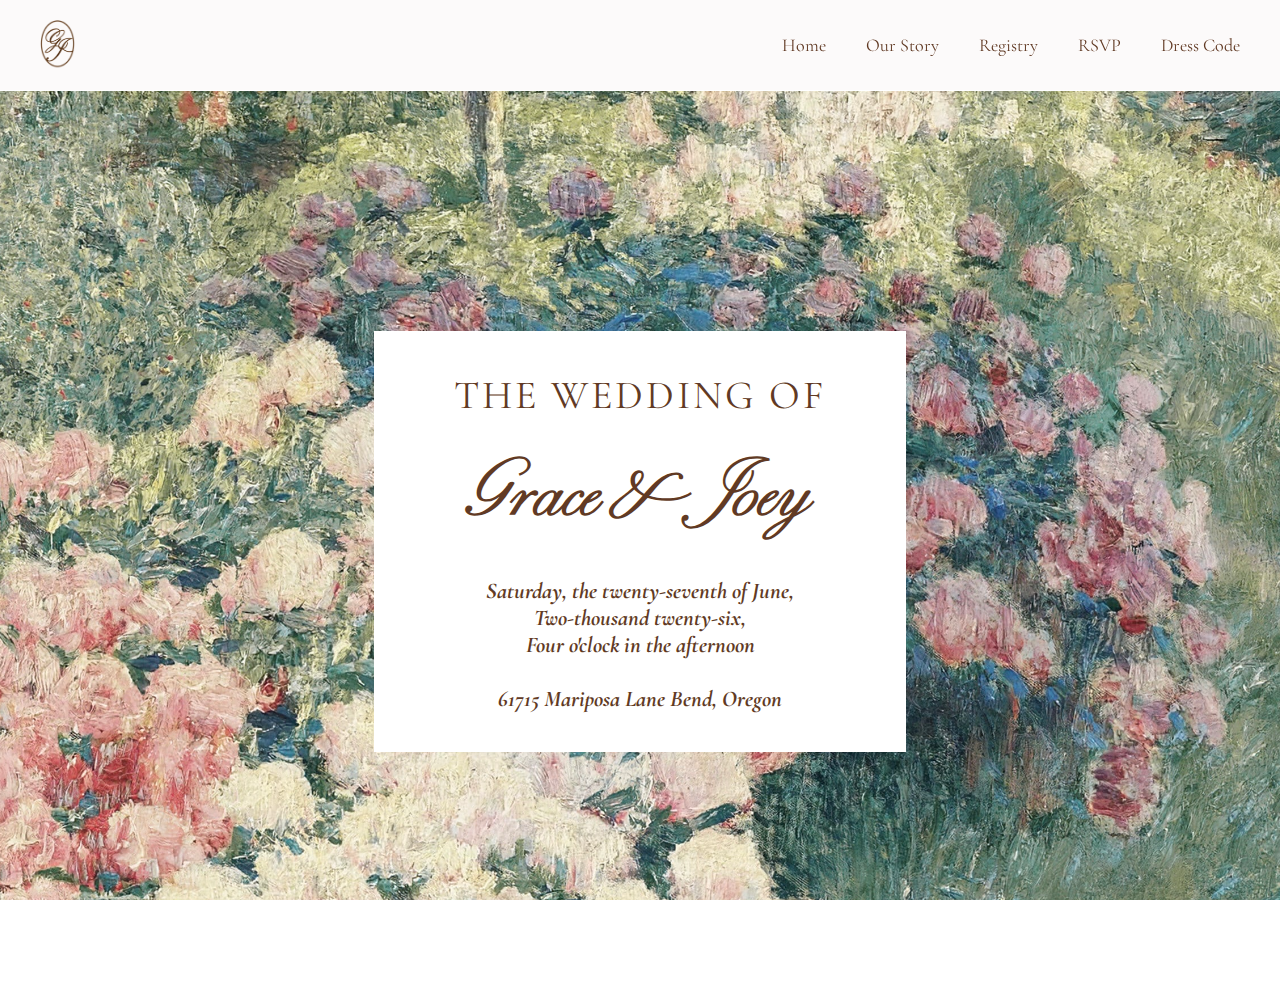
<file: index.html>
<!DOCTYPE html>
<html lang="en">
<head>
    <meta charset="UTF-8">
    <meta name="viewport" content="width=device-width, initial-scale=1.0" />
    <title>Grace & Joey's Wedding</title>
    <link rel="stylesheet" href="styles/styles.css">
    <link rel="preconnect" href="https://fonts.googleapis.com">
<link rel="preconnect" href="https://fonts.gstatic.com" crossorigin>
<link href="https://fonts.googleapis.com/css2?family=Cormorant+Garamond:ital,wght@0,300..700;1,300..700&display=swap" rel="stylesheet">
</head>

<body>
    <nav>
        <div class="logo">
          <a href="index.html"><img src="images/logo.png" alt="Logo"></a>
        </div>
      
        <div class="hamburger" id="hamburger">
          &#9776;
        </div>
      
        <div class="nav-links" id="nav-links">
          <a href="index.html">Home</a>
          <a href="ourstory.html">Our Story</a>
          <a href="registry.html">Registry</a>
          <a href="rsvp.html">RSVP</a>
          <a href="dresscode.html">Dress Code</a>
        </div>
      </nav>
      
      <script>
        document.getElementById("hamburger").addEventListener("click", function() {
          document.getElementById("nav-links").classList.toggle("active");
        });
      </script>
      

    <header class="hero">
        <div class="hero-text-box">
            <div class="wedding">
                <h1>THE WEDDING OF</h1> 
            </div>
            <div class="herohome">
                <h2>Grace & Joey </h2>
            </div>

            <div class="herodate">
                <h2>Saturday, the twenty-seventh of June,<br>
                    Two-thousand twenty-six, <br>
                    Four o'clock in the afternoon<br>
                    <br>
                    61715 Mariposa Lane
                    Bend, Oregon
                </h2>

        </div>
    </header>

   
    
</body>



</html>
</file>
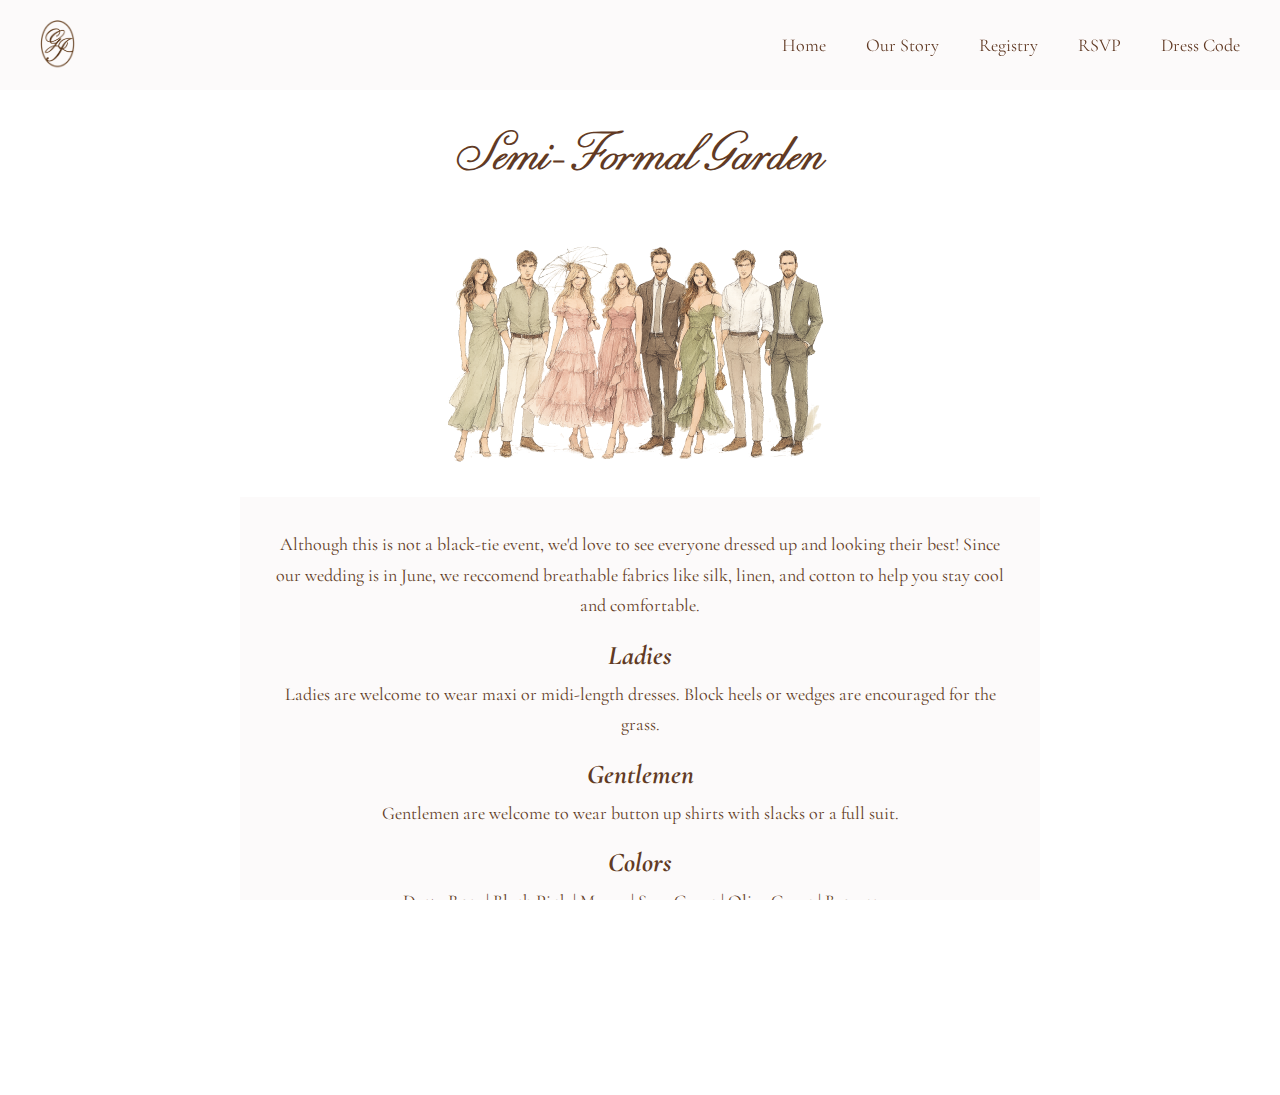
<file: dresscode.html>
<!DOCTYPE html>
<html lang="en">
<head>
    <meta charset="UTF-8">
    <meta name="viewport" content="width=device-width, initial-scale=1.0" />
    <title>Grace & Joey's Wedding</title>
    <link rel="stylesheet" href="styles/styles.css">
    <link rel="preconnect" href="https://fonts.googleapis.com">
<link rel="preconnect" href="https://fonts.gstatic.com" crossorigin>
<link href="https://fonts.googleapis.com/css2?family=Cormorant+Garamond:ital,wght@0,300..700;1,300..700&display=swap" rel="stylesheet">
</head>

<body>

    <nav>
        <div class="logo">
          <a href="index.html"><img src="images/logo.png" alt="Logo"></a>
        </div>
      
        <div class="hamburger" id="hamburger">
          &#9776;
        </div>
      
        <div class="nav-links" id="nav-links">
          <a href="index.html">Home</a>
          <a href="ourstory.html">Our Story</a>
          <a href="registry.html">Registry</a>
          <a href="rsvp.html">RSVP</a>
          <a href="dresscode.html">Dress Code</a>
        </div>
      </nav>
      
      <script>
        document.getElementById("hamburger").addEventListener("click", function() {
          document.getElementById("nav-links").classList.toggle("active");
        });
      </script>

    <div class="dresstitle">
        <h1>Semi-Formal Garden</h1>
    </div>

    <div class="dresscodeimg">
        <img src="images/dresscode.PNG">
    </div>
    
    
    <div class="dresssection">
        <div class="textdress">
        <div class="how">
            <p>Although this is not a black-tie event, we'd love to see everyone dressed up and looking their best! Since our wedding is in June, we reccomend breathable fabrics like silk, linen, and cotton to help you stay cool and comfortable.</p>
            <div class="ladies">
                <h2>Ladies</h2>
                <p>Ladies are welcome to wear maxi or midi-length dresses. Block heels or wedges are encouraged for the grass.</p>
                <div class="Gentleman">
                    <h2>Gentlemen</h2>
                    <p>Gentlemen are welcome to wear button up shirts with slacks or a full suit.</p>
                </div>
                <div class="colors">
                    <h2>Colors</h2>
                    <p>Dusty Rose | Blush Pink | Mauve | Sage Green | Olive Green | Browns <br>
                    </p>
                    <p>To help keep a cohesive and beautiful look for our celebration we kindly ask that guests try to stay within our color scheme of varying shades of dusty rose, blush pink, sage green, olive green and other shades of earthy browns. Floral designs are also encouraged. Think of colors that would be in a garden!  Thank you!</p>
    
                </div>
            </div>
        </div>
    </div>
    
</body>





</div>

</html>
</file>
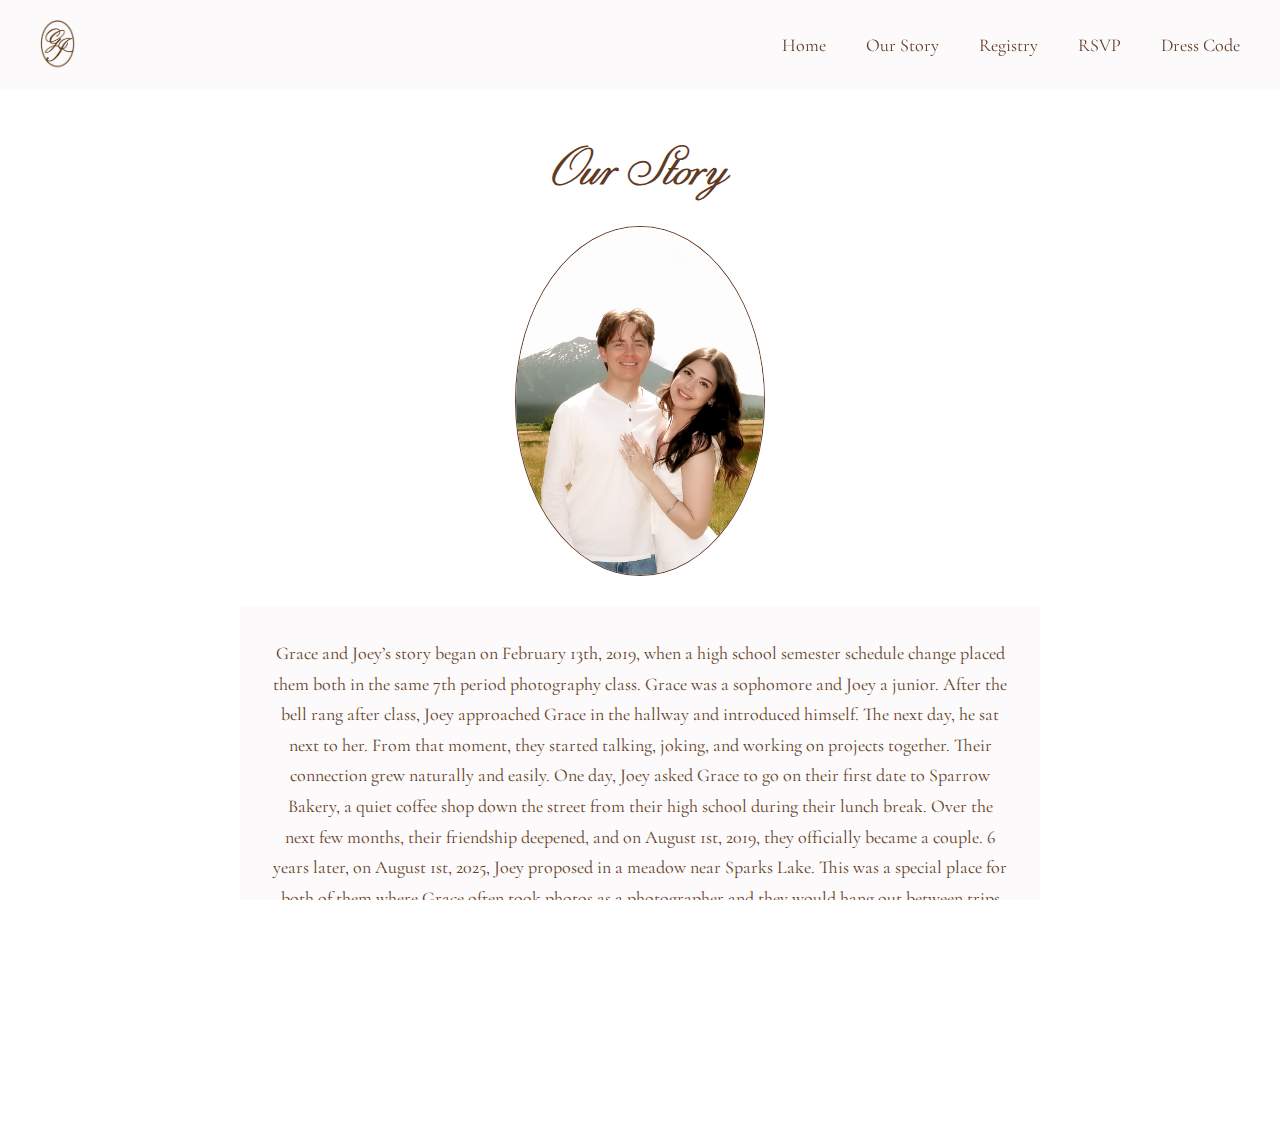
<file: ourstory.html>
<!DOCTYPE html>
<html lang="en">
<head>
    <meta charset="UTF-8">
    <meta name="viewport" content="width=device-width, initial-scale=1.0" />
    <title>Our Story</title>
    <link rel="stylesheet" href="styles/styles.css">
    <link rel="preconnect" href="https://fonts.googleapis.com">
<link rel="preconnect" href="https://fonts.gstatic.com" crossorigin>
<link href="https://fonts.googleapis.com/css2?family=Cormorant+Garamond:ital,wght@0,300..700;1,300..700&display=swap" rel="stylesheet">
</head>

<body>
    <nav>
        <div class="logo">
          <a href="index.html"><img src="images/logo.png" alt="Logo"></a>
        </div>
      
        <div class="hamburger" id="hamburger">
          &#9776;
        </div>
      
        <div class="nav-links" id="nav-links">
          <a href="index.html">Home</a>
          <a href="ourstory.html">Our Story</a>
          <a href="registry.html">Registry</a>
          <a href="rsvp.html">RSVP</a>
          <a href="dresscode.html">Dress Code</a>
        </div>
      </nav>
      
      <script>
        document.getElementById("hamburger").addEventListener("click", function() {
          document.getElementById("nav-links").classList.toggle("active");
        });
      </script>
      
</body>

<header class="ovalsection">
     <h1>Our Story</h1>
<div class="oval">
<img src="images/us.JPG">
</div>
</header>

<header class="textsection">
    <div class="textoval">
    <p>Grace and Joey’s story began on February 13th, 2019, when a high school semester schedule change placed them both in the same 7th period photography class. Grace was a sophomore and Joey a junior. After the bell rang after class, Joey approached Grace in the hallway and introduced himself. The next day, he sat next to her. From that moment, they started talking, joking, and working on projects together. Their connection grew naturally and easily.
        One day, Joey asked Grace to go on their first date to Sparrow Bakery, a quiet coffee shop down the street from their high school during their lunch break. Over the next few months, their friendship deepened, and on August 1st, 2019, they officially became a couple.
        6 years later, on August 1st, 2025, Joey proposed in a meadow near Sparks Lake. This was a special place for both of them where Grace often took photos as a photographer and they would hang out between trips to the lake and river. The moment was filled with so much love.
        Grace and Joey share a love for nature, movie nights, and quiet afternoons on the river. While Joey fishes, Grace often relaxes on his boat, enjoying the peaceful moments together. Their relationship is built on simple joys and steady love.
        </p>
    </div>
    </header>

</html>
</file>
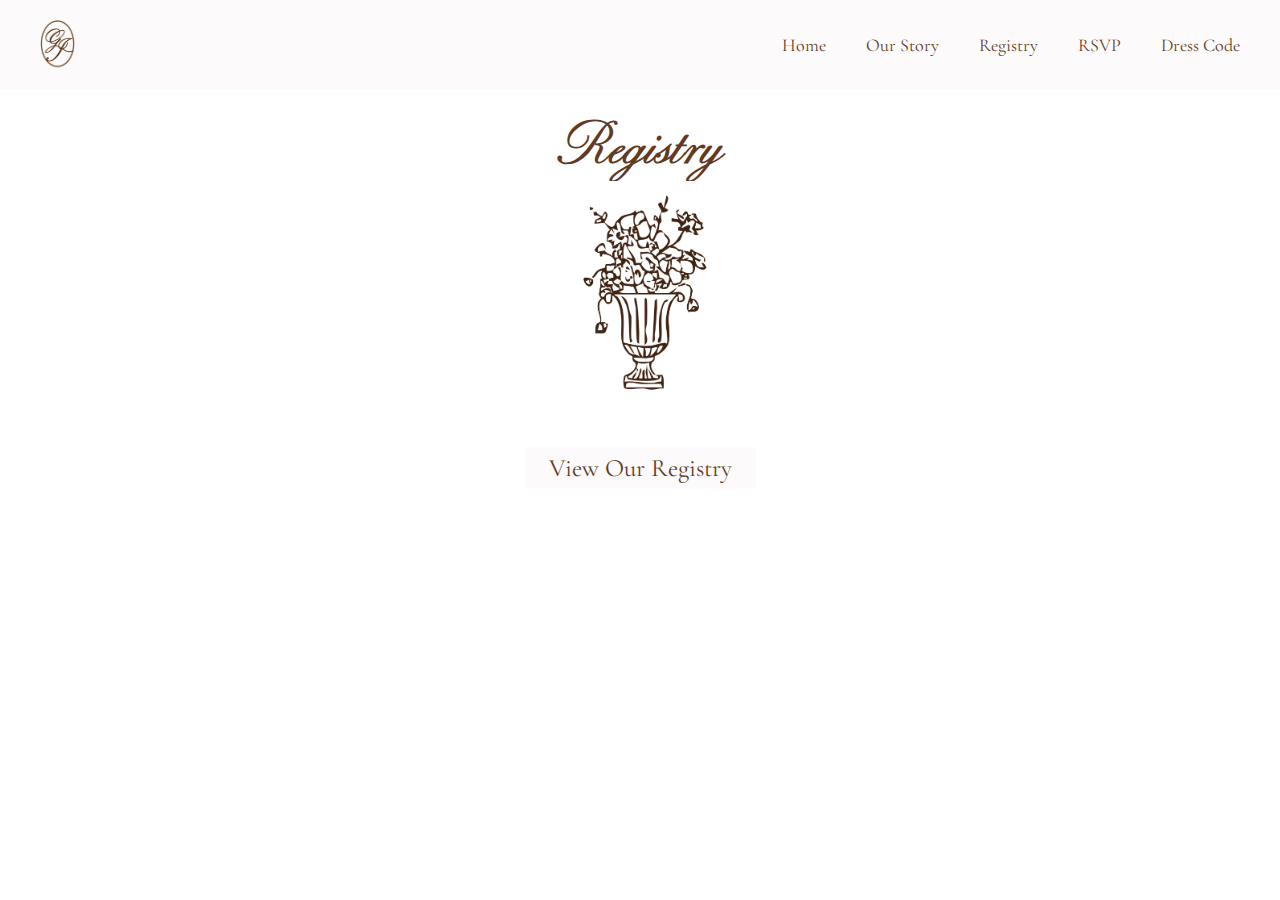
<file: registry.html>
<!DOCTYPE html>
<html lang="en">
<head>
    <meta charset="UTF-8">
    <meta name="viewport" content="width=device-width, initial-scale=1.0" />
    <title>Grace & Joey's Wedding</title>
    <link rel="stylesheet" href="styles/styles.css">
    <link rel="preconnect" href="https://fonts.googleapis.com">
<link rel="preconnect" href="https://fonts.gstatic.com" crossorigin>
<link href="https://fonts.googleapis.com/css2?family=Cormorant+Garamond:ital,wght@0,300..700;1,300..700&display=swap" rel="stylesheet">
</head>

<body>
    <nav>
        <div class="logo">
          <a href="index.html"><img src="images/logo.png" alt="Logo"></a>
        </div>
      
        <div class="hamburger" id="hamburger">
          &#9776;
        </div>
      
        <div class="nav-links" id="nav-links">
          <a href="index.html">Home</a>
          <a href="ourstory.html">Our Story</a>
          <a href="registry.html">Registry</a>
          <a href="rsvp.html">RSVP</a>
          <a href="dresscode.html">Dress Code</a>
        </div>
      </nav>
      
      <script>
        document.getElementById("hamburger").addEventListener("click", function() {
          document.getElementById("nav-links").classList.toggle("active");
        });
      </script>

<div class="regsection">
    <div class="regtitle">
        <h1>Registry</h1>
    </div>
    <div class="imghands">
        <img src="images/floral.png">
        <a href="http://theknot.com" 
        target="_blank"
        rel="noopener noreferrer"
        class="registry-button">
    View Our Registry</a>
    </div>
    </div>
</div>
      
</body>



</html>
</file>
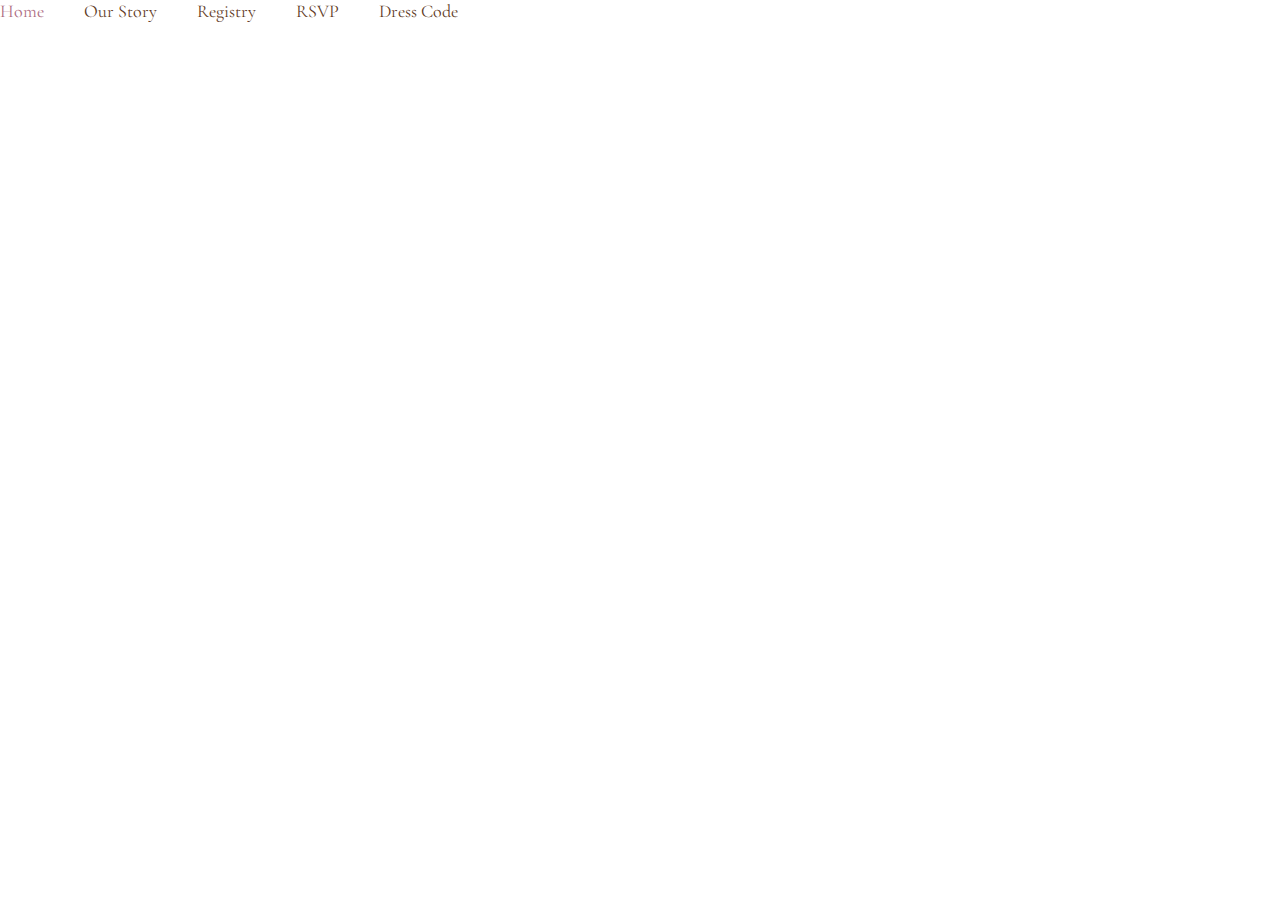
<file: rsvp.html>
<!DOCTYPE html>
<html lang="en">
<head>
    <meta charset="UTF-8">
    <meta name="viewport" content="width=device-width, initial-scale=1.0" />
    <title>Grace & Joey's Wedding</title>
    <link rel="stylesheet" href="styles/styles.css">
    <link rel="preconnect" href="https://fonts.googleapis.com">
<link rel="preconnect" href="https://fonts.gstatic.com" crossorigin>
<link href="https://fonts.googleapis.com/css2?family=Cormorant+Garamond:ital,wght@0,300..700;1,300..700&display=swap" rel="stylesheet">
</head>

<body>
    <div class="nav-links" id="nav-links">
        <a href="index.html">Home</a>
        <a href="ourstory.html">Our Story</a>
        <a href="registry.html">Registry</a>
        <a href="rsvp.html">RSVP</a>
        <a href="dresscode.html">Dress Code</a>
      </div>
    </nav>
    
    <script>
      document.getElementById("hamburger").addEventListener("click", function() {
        document.getElementById("nav-links").classList.toggle("active");
      });
    </script>
</body>

</html>
</file>
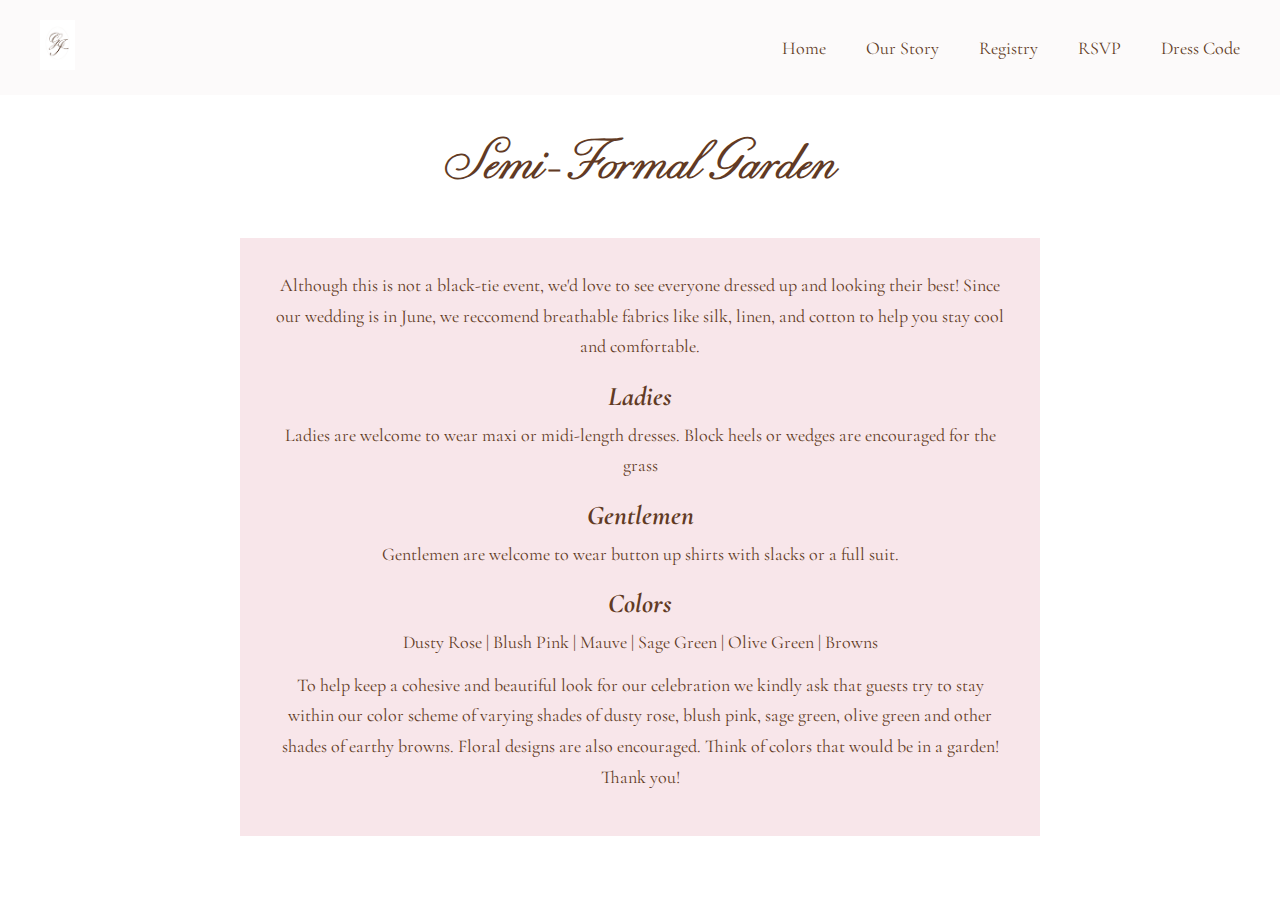
<file: Wedding/dresscode.html>
<!DOCTYPE html>
<html lang="en">
<head>
    <meta charset="UTF-8">
    <meta name="viewport" content="width=device-width, initial-scale=1.0" />
    <title>Grace & Joey's Wedding</title>
    <link rel="stylesheet" href="styles/styles.css">
    <link rel="preconnect" href="https://fonts.googleapis.com">
<link rel="preconnect" href="https://fonts.gstatic.com" crossorigin>
<link href="https://fonts.googleapis.com/css2?family=Cormorant+Garamond:ital,wght@0,300..700;1,300..700&display=swap" rel="stylesheet">
</head>

<body>

    <nav>
        <div class="logo">
          <a href="index.html"><img src="images/logo.png" alt="Logo"></a>
        </div>
      
        <div class="hamburger" id="hamburger">
          &#9776;
        </div>
      
        <div class="nav-links" id="nav-links">
          <a href="index.html">Home</a>
          <a href="ourstory.html">Our Story</a>
          <a href="registry.html">Registry</a>
          <a href="rsvp.html">RSVP</a>
          <a href="dresscode.html">Dress Code</a>
        </div>
      </nav>
      
      <script>
        document.getElementById("hamburger").addEventListener("click", function() {
          document.getElementById("nav-links").classList.toggle("active");
        });
      </script>

    <div class="dresstitle">
        <h1>Semi-Formal Garden</h1>
    </div>
    
    
    <div class="dresssection">
        <div class="textdress">
        <div class="how">
            <p>Although this is not a black-tie event, we'd love to see everyone dressed up and looking their best! Since our wedding is in June, we reccomend breathable fabrics like silk, linen, and cotton to help you stay cool and comfortable.</p>
            <div class="ladies">
                <h2>Ladies</h2>
                <p>Ladies are welcome to wear maxi or midi-length dresses. Block heels or wedges are encouraged for the grass</p>
                <div class="Gentleman">
                    <h2>Gentlemen</h2>
                    <p>Gentlemen are welcome to wear button up shirts with slacks or a full suit.</p>
                </div>
                <div class="colors">
                    <h2>Colors</h2>
                    <p>Dusty Rose | Blush Pink | Mauve | Sage Green | Olive Green | Browns <br>
                    </p>
                    <p>To help keep a cohesive and beautiful look for our celebration we kindly ask that guests try to stay within our color scheme of varying shades of dusty rose, blush pink, sage green, olive green and other shades of earthy browns. Floral designs are also encouraged. Think of colors that would be in a garden!  Thank you!</p>
    
                </div>
            </div>
        </div>
    </div>
    
</body>





</div>

</html>
</file>
<file: styles/styles.css>
@font-face {
    font-family: 'beyondperfection';
    src: url('../fonts/beyondperfection.otf') format('truetype');
    font-weight: normal;
    font-style: normal;
  }
  
  /* ---------- GLOBAL ---------- */
  * {
    margin: 0;
    padding: 0;
    box-sizing: border-box;
  }
  
  html,
  body {
    margin: 0;
    padding: 0;
    height: 100%;
    overflow-x: hidden;
    width: 100%;
  }
  
  body {
    font-family: 'Cormorant Garamond', serif;
    color: #613a24;
  }
  
  /* ---------- NAV ---------- */
  nav {
    background-color: rgba(252, 250, 250, 0.95);
    padding: 20px 40px;
    display: flex;
    align-items: center;
    justify-content: space-between;
    position: sticky;
    top: 0;
    z-index: 10;
    border-bottom: 1px solid white;
  }
  
  .logo img {
    height: 50px;
    width: auto;
    background: transparent !important;
    display: block;
  }
  
  .nav-links {
    display: flex;
    gap: 40px;
  }
  
  .nav-links a {
    color: #613a24;
    text-decoration: none;
    font-size: 18px;
    transition: color 0.3s ease;
  }
  
  .nav-links a:hover {
    color: #ad6c82;
  }
  
  /* Hamburger (hidden by default) */
  .hamburger {
    display: none;
    font-size: 30px;
    cursor: pointer;
  }
  
  /* ---------- HERO ---------- */
  .hero {
    background-image: url('../images/flowerhero.jpg');
    background-size: cover;
    background-position: center;
    background-repeat: no-repeat;
    height: 100vh;
    min-height: 100dvh; /* ✅ Fixes iOS white space bug */
    display: flex;
    align-items: center;
    justify-content: center;
    margin: 0;
    padding: 0;
  }
  
  .hero * {
    margin-bottom: 0; /* ✅ Prevents child elements from pushing hero height */
  }
  
  .hero-text-box {
    background-color: white;
    padding: 40px 80px;
    text-align: center;
    max-width: 100%; /* ✅ Prevents overflow on small screens */
  }
  
  .wedding h1 {
    font-size: 40px;
    letter-spacing: 3px;
    font-weight: 400;
  }
  
  .herohome {
    font-family: 'beyondperfection';
    font-size: 30px;
    font-weight: 400;
  }
  
  .herodate {
    font-style: italic;
    font-size: 15px;
    font-weight: 400;
  }
  
  /* ---------- SECTIONS ---------- */
  .ovalsection {
    padding: 30px;
    max-width: 800px;
    margin: 0 auto;
    margin-top: 0; /* ✅ Ensures no gap under hero */
  }
  
  .oval img {
    width: 250px;
    height: 350px;
    object-fit: cover;
    border-radius: 60% / 60%;
    display: block;
    margin: 0 auto;
    border: 1px solid #613a24;
  }
  
  .textoval h1 {
    text-align: left;
    line-height: 1.8;
    font-family: 'beyondperfection';
    font-size: 18px;
    max-width: 700px;
  }
  
  .textoval p {
    background-color: #fcfafa;
    text-align: center;
    font-size: 18px;
    margin: 0 auto;
    max-width: 800px;
    padding: 2rem;
    line-height: 1.7;
  }
  
  .dresstitle {
    text-align: center;
    padding: 15px;
    font-family: 'beyondperfection';
    font-size: 15px;
  }
  
  .dresssection {
    background-color: #fcfafa;
    text-align: center;
    font-size: 18px;
    margin: 0 auto;
    max-width: 800px;
    padding: 2rem;
    line-height: 1.7;
  }
  
  .dresssection h1 {
    text-align: left;
    line-height: 1.8;
    font-family: 'beyondperfection';
    font-size: 18px;
    max-width: 700px;
  }
  
  /* Dress code image fix */
  .dresscodeimg img {
    display: block;
    margin: 0 auto;
    max-width: 30%;
    height: auto;
    padding-bottom: 15px;
  }
  
  .textsection {
    height: 60vh;
  }
  
  .how p {
    text-align: center;
    font-size: 18px;
    margin: 0 auto;
    max-width: 750px;
    line-height: 1.7;
    padding-bottom: 12px;
  }
  
  .ladies h2 {
    text-align: center;
    font-style: italic;
  }
  
  .colors h2 {
    font-style: italic;
  }
  
  .ovalsection h1 {
    font-family: 'beyondperfection';
    font-size: 30px;
    text-align: center;
  }
  
  .regsection {
    text-align: center;
    margin: 0 auto;
    max-width: 800px;
    padding: 2rem;
    line-height: 1.7;
  }
  
  .regtitle {
    font-family: 'beyondperfection';
    font-size: 17px;
  }
  
  /* ---------- SQUARE IMAGE ---------- */
  .imghands img {
    width: 250px;
    height: 250px;
    object-fit: cover;
    display: block;
    margin: 0 auto;
  }
  
  .registry-button {
    display: inline-block;
    padding: 0px 24px;
    margin-top: 1rem;
    background-color: #fcfafa;
    text-decoration: none;
    border-radius: 4px;
    transition: background-color 0.2s ease;
    font-size: 25px;
    color: #613a24;
  }
  
  /* ---------- RESPONSIVE ---------- */
  
  /* Tablet & below */
  @media (max-width: 768px) {
    .nav-links {
      display: none;
      position: absolute;
      top: 80px;
      left: 0;
      right: 0;
      background: #fcfafa;
      flex-direction: column;
      text-align: center;
      padding: 20px 0;
      border-top: 1px solid #eee;
    }
  
    .nav-links.active {
      display: flex;
    }
  
    .hamburger {
      display: block;
    }
  
    .hero {
      height: 100vh;
      min-height: 100dvh;
      padding: 0 20px;
    }
  
    /* Dress code image fix */
    .dresscodeimg img {
      display: block;
      margin: 0 auto;
      max-width: 70%;
      height: auto;
      padding-bottom: 15px;
    }
  
    .dresstitle {
      text-align: center;
      padding: 20px;
      font-family: 'beyondperfection';
      font-size: 10px;
    }
  
    .hero-text-box {
      padding: 30px 20px;
    }
  
    .wedding h1 {
      font-size: 28px;
    }
  
    .herohome {
      font-size: 24px;
    }
  
    .herodate {
      font-size: 14px;
    }
  
    .oval img {
      width: 200px;
      height: 280px;
    }
  
    .imghands img {
      width: 200px;
      height: 200px;
    }
  
    .textoval p,
    .dresssection,
    .how p,
    .regsection {
      font-size: 20px;
      line-height: 1.8;
    }
  
    .dresstitle,
    .dresssection h1 {
      font-size: 15px;
      padding: 25px;
    }
  }
  
  /* Mobile */
  @media (max-width: 480px) {
    .hero {
      height: 100vh;
      min-height: 100dvh;
    }
  
    .hero-text-box {
      padding: 20px;
    }
  
    .wedding h1 {
      font-size: 22px;
    }
  
    .herohome {
      font-size: 20px;
    }
  
    .herodate {
      font-size: 13px;
    }
  
    .textoval p,
    .dresssection,
    .how p,
    .regsection {
      padding: 1.5rem;
      font-size: 18px;
      line-height: 1.8;
    }
  
    .dresstitle,
    .dresssection h1 {
      font-size: 15px;
      line-height: 1.2;
    }
  
    .registry-button {
      font-size: 20px;
      padding: 0 16px;
    }
  }
</file>
<file: Wedding/styles/styles.css>
@font-face {
    font-family: 'beyondperfection';
    src: url('../fonts/beyondperfection.otf') format('truetype');
    font-weight: normal;
    font-style: normal;
  }
  
  * {
    margin: 0;
    padding: 0;
    box-sizing: border-box;
  }
  
  body {
    font-family: 'Cormorant Garamond', serif;
    color: #613a24;
  }
  
  /* ---------- NAV ---------- */
  
  nav {
    background-color: #fcfafa;
    padding: 20px 40px;
    display: flex;
    align-items: center;
    justify-content: space-between;
    position: sticky;
    top: 0;
    z-index: 10;
    border-bottom: 1px solid white;
  }
  
  .logo img {
    height: 50px;
    width: auto;
  }
  
  .nav-links {
    display: flex;
    gap: 40px;
  }
  
  .nav-links a {
    color: #613a24;
    text-decoration: none;
    font-size: 18px;
    transition: color 0.3s ease;
  }
  
  .nav-links a:hover {
    color: #ad6c82;
  }
  
  /* Hamburger (hidden by default) */
  .hamburger {
    display: none;
    font-size: 30px;
    cursor: pointer;
  }
  
  /* ---------- HERO ---------- */
  
  .hero {
    background-image: url('../images/flowerhero.jpg');
    background-size: cover;
    background-position: center;
    height: 90vh;
    display: flex;
    align-items: center;
    justify-content: center;
  }
  
  .hero-text-box {
    background-color: white;
    padding: 40px 80px;
    text-align: center;
    max-width: 90%;
  }
  
  .wedding h1 {
    font-size: 40px;
    letter-spacing: 3px;
  }
  
  .herohome {
    font-family: 'beyondperfection';
    font-size: 30px;
  }
  
  .herodate {
    font-style: italic;
    font-size: 15px;
  }
  
  /* ---------- SECTIONS ---------- */
  
  .ovalsection {
    padding: 20px;
  }
  
  .oval img {
    width: 250px;
    height: 350px;
    object-fit: cover;
    border-radius: 60% / 60%;
    display: block;
    margin: 0 auto;
    border: 1px solid #613a24;
  }
  
  .textoval h1 {
    text-align: center;
    font-family: 'beyondperfection';
    font-size: 30px;
  }
  
  .textoval p {
    background-color: #f8e6ea;
    text-align: center;
    font-size: 18px;
    margin: 0 auto;
    max-width: 800px;
    padding: 2rem;
    line-height: 1.7;
  }
  
  .dresstitle {
    text-align: center;
    padding: 15px;
    font-family: 'beyondperfection';
  }
  
  .dresssection {
    background-color: #f8e6ea;
    text-align: center;
    font-size: 18px;
    margin: 0 auto;
    max-width: 800px;
    padding: 2rem;
    line-height: 1.7;
  }
  
  .dresssection h1 {
    text-align: center;
    font-family: 'beyondperfection';
    font-size: 30px;
  }
  
  .how p {
    text-align: center;
    font-size: 18px;
    margin: 0 auto;
    max-width: 750px;
    line-height: 1.7;
    padding-bottom: 12px;
  }
  
  .ladies h2 {
    text-align: center;
    font-style: italic;
  }
  
  .colors h2 {
    font-style: italic;
  }
  
  .ovalsection h1 {
    font-family: 'beyondperfection';
    font-size: 30px;
    text-align: center;
  }
  
  .regsection {
    text-align: center;
    margin: 0 auto;
    max-width: 800px;
    padding: 2rem;
    line-height: 1.7;
  }
  
  .regtitle {
    font-family: 'beyondperfection';
    font-size: 17px;
  }
  
  .imghands img {
    width: 450px;
    height: 450px;
    object-fit: cover;
    display: block;
    margin: 0 auto;
  }
  
  .registry-button {
    display: inline-block;
    padding: 0px 24px;
    margin-top: 1rem;
    background-color: #f8e6ea;
    text-decoration: none;
    border-radius: 4px;
    transition: background-color 0.2s ease;
    font-size: 25px;
  }
  
  /* ---------- RESPONSIVE BREAKPOINTS ---------- */
  
  /* Tablet & below */
  @media (max-width: 768px) {
    .nav-links {
      display: none;
      position: absolute;
      top: 80px;
      left: 0;
      right: 0;
      background: #fcfafa;
      flex-direction: column;
      text-align: center;
      padding: 20px 0;
      border-top: 1px solid #eee;
    }
  
    .nav-links.active {
      display: flex;
    }
  
    .hamburger {
      display: block;
    }
  
    .hero {
      height: 70vh;
      padding: 0 20px;
    }
  
    .hero-text-box {
      padding: 30px 20px;
    }
  
    .wedding h1 {
      font-size: 28px;
    }
  
    .herohome {
      font-size: 24px;
    }
  
    .herodate {
      font-size: 14px;
    }
  
    .oval img {
      width: 200px;
      height: 280px;
    }
  
    .imghands img {
      width: 300px;
      height: 300px;
    }
  }
  
  /* Mobile */
  @media (max-width: 480px) {
    .hero {
      height: 60vh;
    }
  
    .hero-text-box {
      padding: 20px;
    }
  
    .wedding h1 {
      font-size: 22px;
    }
  
    .herohome {
      font-size: 20px;
    }
  
    .herodate {
      font-size: 13px;
    }
  
    .textoval p,
    .dresssection,
    .regsection {
      padding: 1.5rem;
      font-size: 16px;
    }
  
    .registry-button {
      font-size: 20px;
      padding: 0 16px;
    }
  }
</file>
